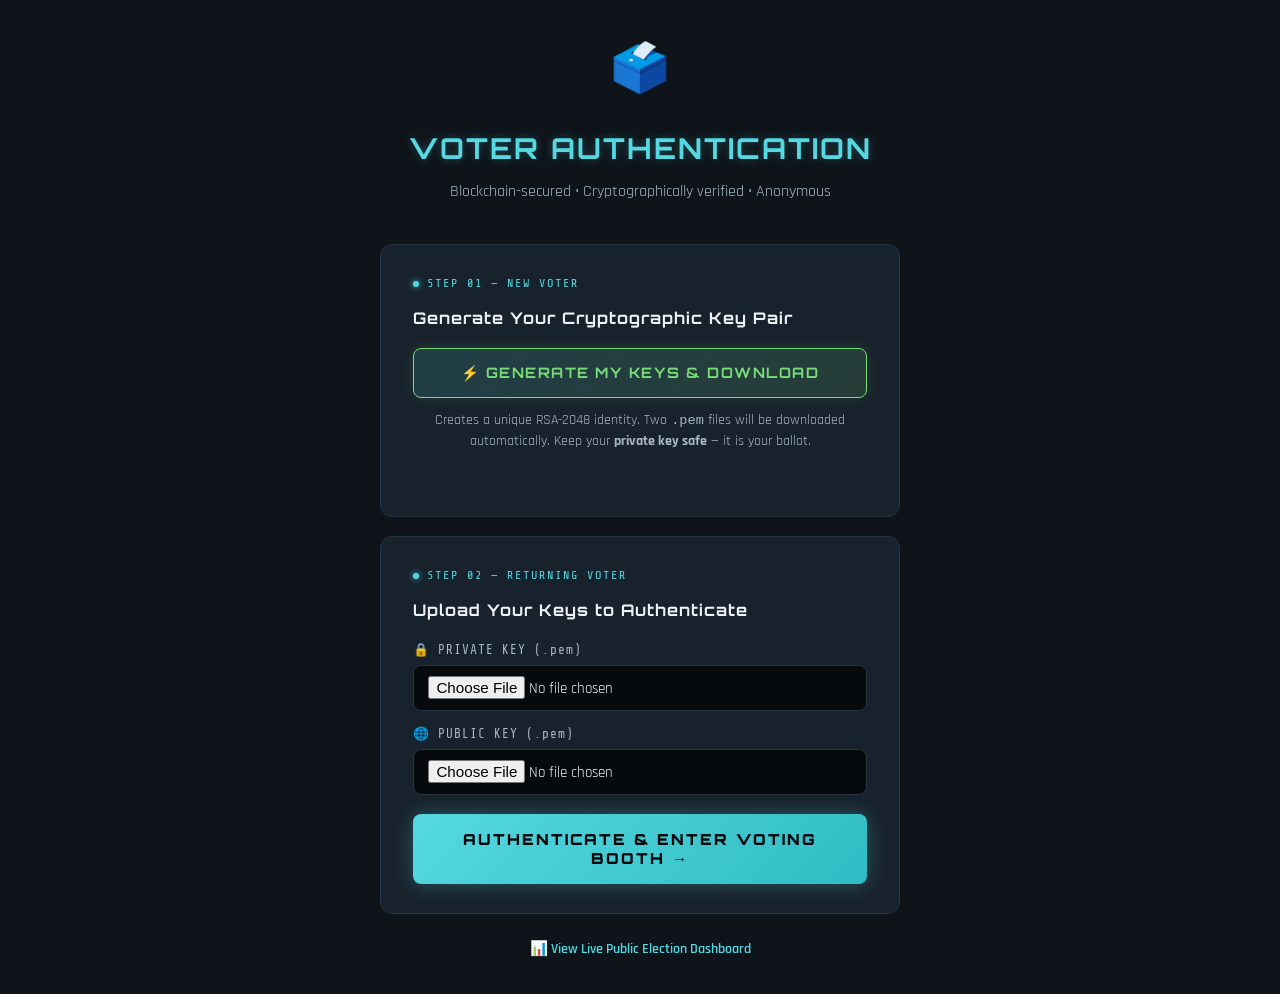
<file: index.html>
<!DOCTYPE html>
<html lang="en">
<head>
    <meta charset="UTF-8">
    <meta name="viewport" content="width=device-width, initial-scale=1.0">
    <title>Blockchain Voting System — Authenticate</title>
    <link rel="stylesheet" href="style.css">
    <style>
        body {
            display: flex;
            align-items: center;
            justify-content: center;
            min-height: 100vh;
            padding: 2rem;
        }

        .login-wrapper {
            width: 100%;
            max-width: 520px;
        }

        .login-header {
            text-align: center;
            margin-bottom: 2.5rem;
        }

        .login-header .icon {
            font-size: 3rem;
            display: block;
            margin-bottom: 1rem;
        }

        .login-header h1 {
            font-size: 1.8rem;
            letter-spacing: 2px;
            margin-bottom: 0.5rem;
        }

        .login-header p {
            color: var(--color-text-secondary);
            font-size: 1rem;
            margin: 0;
        }

        /* --- Step Cards --- */
        .step-card {
            background: var(--color-navy-light);
            border: 1px solid var(--color-border);
            border-radius: var(--border-radius-lg);
            padding: 1.8rem 2rem;
            margin-bottom: 1.2rem;
            transition: border-color 0.3s;
        }

        .step-card:hover {
            border-color: var(--color-accent);
        }

        .step-label {
            font-family: var(--font-mono);
            font-size: 0.75rem;
            color: var(--color-accent);
            letter-spacing: 2px;
            text-transform: uppercase;
            margin-bottom: 0.8rem;
            display: flex;
            align-items: center;
            gap: 0.5rem;
        }

        .step-label::before {
            content: '';
            display: inline-block;
            width: 6px;
            height: 6px;
            border-radius: 50%;
            background: var(--color-accent);
            box-shadow: 0 0 6px var(--color-accent);
        }

        .step-card h3 {
            font-size: 1rem;
            margin-bottom: 1rem;
            color: var(--color-off-white);
            text-shadow: none;
            letter-spacing: 1px;
        }

        /* --- Generate Keys Button --- */
        .btn-generate {
            width: 100%;
            background: linear-gradient(135deg, rgba(85,216,225,0.15), rgba(120,220,119,0.15));
            border: 1px solid var(--color-terminal-text);
            color: var(--color-terminal-text);
            border-radius: var(--border-radius-md);
            padding: 0.9rem 1.5rem;
            font-family: var(--font-heading);
            font-weight: 700;
            font-size: 0.9rem;
            letter-spacing: 1.5px;
            cursor: pointer;
            transition: all 0.25s;
            display: flex;
            align-items: center;
            justify-content: center;
            gap: 0.6rem;
            box-shadow: 0 0 12px rgba(120, 220, 119, 0.15);
        }

        .btn-generate:hover {
            background: rgba(120, 220, 119, 0.25);
            box-shadow: 0 0 25px rgba(120, 220, 119, 0.4);
            transform: translateY(-1px);
        }

        .btn-generate:disabled {
            opacity: 0.5;
            cursor: not-allowed;
            transform: none;
        }

        .generate-info {
            font-size: 0.85rem;
            color: var(--color-text-secondary);
            margin-top: 0.75rem;
            text-align: center;
        }

        /* --- File Upload Area --- */
        .file-upload-group {
            display: flex;
            flex-direction: column;
            gap: 0.8rem;
        }

        .file-upload-row {
            display: flex;
            flex-direction: column;
            gap: 0.3rem;
        }

        .file-upload-row label {
            font-size: 0.8rem;
            font-family: var(--font-mono);
            color: var(--color-text-secondary);
            letter-spacing: 1px;
        }

        .file-upload-row input[type="file"] {
            background: var(--color-navy-dark);
            border: 1px solid var(--color-border);
            border-radius: var(--border-radius-md);
            padding: 0.65rem 0.9rem;
            width: 100%;
            font-family: var(--font-body);
            font-size: 0.95rem;
            color: var(--color-text-primary);
            cursor: pointer;
            transition: border-color 0.2s;
        }

        .file-upload-row input[type="file"]:hover {
            border-color: var(--color-accent);
        }

        /* --- Authenticate Button --- */
        .btn-auth {
            width: 100%;
            background: linear-gradient(135deg, var(--color-accent), #30bcc4);
            color: var(--color-navy-dark);
            border: none;
            border-radius: var(--border-radius-md);
            padding: 1rem 1.5rem;
            font-family: var(--font-heading);
            font-weight: 900;
            font-size: 0.95rem;
            letter-spacing: 2px;
            cursor: pointer;
            transition: all 0.25s;
            margin-top: 0.5rem;
            box-shadow: 0 0 20px rgba(85, 216, 225, 0.3);
        }

        .btn-auth:hover {
            box-shadow: 0 0 35px rgba(85, 216, 225, 0.6);
            transform: translateY(-2px);
        }

        /* --- Footer Link --- */
        .footer-link {
            text-align: center;
            margin-top: 1.5rem;
            font-size: 0.9rem;
            color: var(--color-text-secondary);
        }

        .footer-link a {
            color: var(--color-accent);
            text-decoration: none;
            font-weight: 600;
            transition: text-shadow 0.2s;
        }

        .footer-link a:hover {
            text-shadow: 0 0 8px var(--color-accent);
        }

        /* --- Status Message --- */
        #status-msg {
            font-family: var(--font-mono);
            font-size: 0.82rem;
            text-align: center;
            min-height: 1.4em;
            color: var(--color-terminal-text);
            margin-top: 0.6rem;
        }
    </style>
</head>
<body>
    <div class="login-wrapper">

        <div class="login-header">
            <span class="icon">🗳️</span>
            <h1>VOTER AUTHENTICATION</h1>
            <p>Blockchain-secured • Cryptographically verified • Anonymous</p>
        </div>

        <!-- STEP 1: Generate Keys -->
        <div class="step-card">
            <div class="step-label">Step 01 — New Voter</div>
            <h3>Generate Your Cryptographic Key Pair</h3>
            <button class="btn-generate" id="btn-generate" onclick="generateKeys()">
                ⚡ GENERATE MY KEYS & DOWNLOAD
            </button>
            <p class="generate-info">
                Creates a unique RSA-2048 identity. Two <code>.pem</code> files will be downloaded automatically. Keep your <strong>private key safe</strong> — it is your ballot.
            </p>
            <div id="status-msg"></div>
        </div>

        <!-- STEP 2: Authenticate -->
        <div class="step-card">
            <div class="step-label">Step 02 — Returning Voter</div>
            <h3>Upload Your Keys to Authenticate</h3>
            <div class="file-upload-group">
                <div class="file-upload-row">
                    <label for="private-key-upload">🔒 PRIVATE KEY (.pem)</label>
                    <input type="file" id="private-key-upload" accept=".pem">
                </div>
                <div class="file-upload-row">
                    <label for="public-key-upload">🌐 PUBLIC KEY (.pem)</label>
                    <input type="file" id="public-key-upload" accept=".pem">
                </div>
            </div>
            <button class="btn-auth" id="btn-login" style="margin-top: 1.2rem;">
                AUTHENTICATE & ENTER VOTING BOOTH →
            </button>
        </div>

        <div class="footer-link">
            <a href="dashboard.html">📊 View Live Public Election Dashboard</a>
        </div>

    </div>

    <script src="main.js"></script>
    <script>
        async function generateKeys() {
            const btn = document.getElementById('btn-generate');
            const msg = document.getElementById('status-msg');
            btn.disabled = true;
            btn.textContent = '⏳ Generating secure RSA-2048 keypair...';
            msg.textContent = '';

            try {
                const res = await fetch('/api/generate_keys', { method: 'POST' });
                if (!res.ok) throw new Error('Server error');
                const data = await res.json();

                // Download private key
                downloadFile('private_key.pem', data.private_key_pem);
                // Small delay so browsers don't block double download
                await new Promise(r => setTimeout(r, 300));
                // Download public key
                downloadFile('public_key.pem', data.public_key_pem);

                msg.textContent = '✅ Keys downloaded! Upload them below to cast your vote.';
                btn.textContent = '✅ Keys Generated — Upload Below to Vote';

            } catch (e) {
                msg.style.color = '#f87171';
                msg.textContent = '❌ Failed to generate keys. Is the server running?';
                btn.disabled = false;
                btn.textContent = '⚡ GENERATE MY KEYS & DOWNLOAD';
            }
        }

        function downloadFile(filename, content) {
            const blob = new Blob([content], { type: 'text/plain' });
            const url = URL.createObjectURL(blob);
            const a = document.createElement('a');
            a.href = url;
            a.download = filename;
            document.body.appendChild(a);
            a.click();
            document.body.removeChild(a);
            URL.revokeObjectURL(url);
        }
    </script>
</body>
</html>
</file>
<file: style.css>
/* Import Google Fonts */
@import url('https://fonts.googleapis.com/css2?family=Orbitron:wght@400;500;700;900&family=Rajdhani:wght@400;500;600;700&family=Share+Tech+Mono&display=swap');

/* CSS Variables */
:root {
    /* Color Palette - Neon Cyberpunk Theme */
    --color-navy: #0e141a; /* Very dark navy blue */
    --color-navy-light: #18222c; /* Slightly lighter for elements */
    --color-navy-dark: #060a0d;
    --color-off-white: #eef2f6; /* Brighter for maximum legibility */
    --color-white: #ffffff;
    --color-accent: #55d8e1; /* Bright cyan/turquoise */
    --color-border: #233443;
    
    /* Terminal Colors */
    --color-terminal-bg: #060a0d;
    --color-terminal-text: #78dc77; /* Lime green */
    
    /* Text Colors */
    --color-text-primary: #f0f4f8; /* Brighter, almost white */
    --color-text-secondary: #a8b8c5; /* Clearer light gray/blue */
    
    /* Typography */
    --font-heading: 'Orbitron', sans-serif;
    --font-body: 'Rajdhani', sans-serif;
    --font-mono: 'Share Tech Mono', monospace;
    
    /* Layout & Styling */
    --border-radius-sm: 4px;
    --border-radius-md: 8px;
    --border-radius-lg: 12px;
    --box-shadow: 0 4px 15px rgba(85, 216, 225, 0.05);
    --box-shadow-hover: 0 0 20px rgba(85, 216, 225, 0.2);
}

/* Base Styles */
* {
    box-sizing: border-box;
    margin: 0;
    padding: 0;
}

body {
    font-family: var(--font-body);
    font-size: 1.1rem; /* Bumping base font size slightly for Rajdhani's tall x-height */
    background-color: var(--color-navy);
    color: var(--color-text-primary);
    line-height: 1.6;
}

h1, h2, h3, h4, h5, h6 {
    font-family: var(--font-heading);
    color: var(--color-accent);
    margin-bottom: 1rem;
    font-weight: 700;
    text-shadow: 0 0 8px rgba(85, 216, 225, 0.3);
}

h1 { font-size: 2.5rem; }
h2 { font-size: 2rem; }
h3 { font-size: 1.5rem; }

p {
    margin-bottom: 1rem;
}

/* Container */
.container {
    max-width: 1200px;
    margin: 0 auto;
    padding: 2rem;
}

/* Candidate Cards Section */
.candidates-grid {
    display: grid;
    grid-template-columns: repeat(auto-fit, minmax(280px, 1fr));
    gap: 2rem;
    margin: 2rem 0;
}

.candidate-card {
    background-color: var(--color-navy-light);
    border: 1px solid var(--color-border);
    border-radius: var(--border-radius-lg);
    padding: 2.5rem 2rem;
    text-align: center;
    box-shadow: var(--box-shadow);
    transition: transform 0.3s ease, box-shadow 0.3s ease, border-color 0.3s ease;
    display: flex;
    flex-direction: column;
    justify-content: space-between;
}

.candidate-card:hover {
    transform: translateY(-5px);
    box-shadow: var(--box-shadow-hover);
    border-color: var(--color-accent);
}

.candidate-card h3 {
    margin-bottom: 0.5rem;
    color: var(--color-accent);
    text-shadow: none;
}

.candidate-card .description {
    color: var(--color-text-secondary);
    font-size: 0.95rem;
    margin-bottom: 1.5rem;
    flex-grow: 1;
}

.btn-vote {
    background-color: transparent;
    color: var(--color-accent);
    border: 1px solid var(--color-accent);
    border-radius: var(--border-radius-md);
    padding: 0.85rem 1.5rem;
    font-family: var(--font-heading);
    font-weight: 600;
    font-size: 1rem;
    cursor: pointer;
    transition: all 0.2s;
    width: 100%;
    box-shadow: 0 0 10px rgba(85, 216, 225, 0.1);
}

.btn-vote:hover {
    background-color: var(--color-accent);
    color: var(--color-navy-dark);
    box-shadow: 0 0 20px rgba(85, 216, 225, 0.5);
}

.btn-vote:active {
    background-color: var(--color-accent);
    transform: scale(0.98);
}

/* Terminal-style Blockchain Explorer */
.blockchain-explorer {
    background-color: var(--color-terminal-bg);
    border-radius: var(--border-radius-md);
    padding: 2rem;
    margin-top: 4rem;
    box-shadow: inset 0 2px 10px rgba(0,0,0,0.8);
    overflow-x: auto;
}

.explorer-header {
    display: flex;
    justify-content: space-between;
    align-items: center;
    border-bottom: 1px solid rgba(255, 255, 255, 0.1);
    padding-bottom: 1rem;
    margin-bottom: 2rem;
}

.explorer-header h2 {
    color: var(--color-white);
    margin: 0;
    font-family: var(--font-heading);
    font-size: 1.5rem;
}

.explorer-status {
    color: var(--color-terminal-text);
    font-family: var(--font-mono);
    font-size: 0.9rem;
    display: flex;
    align-items: center;
    gap: 0.5rem;
}

.status-dot {
    width: 10px;
    height: 10px;
    background-color: var(--color-terminal-text);
    border-radius: 50%;
    animation: pulse 2s infinite;
}

@keyframes pulse {
    0% { opacity: 1; box-shadow: 0 0 0 0 rgba(16, 185, 129, 0.7); }
    70% { opacity: 0.5; box-shadow: 0 0 0 6px rgba(16, 185, 129, 0); }
    100% { opacity: 1; box-shadow: 0 0 0 0 rgba(16, 185, 129, 0); }
}

/* Block Style in Terminal */
.block {
    border-left: 2px solid var(--color-terminal-text);
    padding-left: 1.5rem;
    margin-bottom: 2rem;
    font-family: var(--font-mono);
    position: relative;
}

.block::before {
    content: '';
    position: absolute;
    left: -6px;
    top: 0;
    width: 10px;
    height: 10px;
    border-radius: 50%;
    background-color: var(--color-terminal-text);
}

.block-header {
    color: var(--color-white);
    font-size: 1.1rem;
    margin-bottom: 0.75rem;
    font-weight: 500;
}

.block-detail {
    color: #A3A3A3;
    font-size: 0.9rem;
    margin-bottom: 0.5rem;
    display: flex;
    flex-wrap: wrap;
}

.block-detail .label {
    color: var(--color-accent);
    min-width: 140px;
}

.hash-value {
    color: var(--color-terminal-text);
    word-break: break-all;
    letter-spacing: 0.5px;
}

.block-transactions {
    margin-top: 1rem;
    background: rgba(255, 255, 255, 0.03);
    padding: 1rem;
    border-radius: var(--border-radius-sm);
    border: 1px solid rgba(255, 255, 255, 0.05);
}

.transaction-item {
    color: var(--color-white);
    font-size: 0.85rem;
    margin-bottom: 0.5rem;
}

.transaction-item:last-child {
    margin-bottom: 0;
}

/* Result Tally Section */
.results-section {
    background-color: var(--color-navy-light);
    color: var(--color-text-primary);
    padding: 4rem 2rem;
    border-radius: var(--border-radius-lg);
    margin-top: 4rem;
    box-shadow: var(--box-shadow);
    border: 1px solid var(--color-border);
}

.results-section h2 {
    color: var(--color-accent);
    text-align: center;
    margin-bottom: 0;
}

.tally-stats {
    display: flex;
    justify-content: space-around;
    align-items: center;
    margin-top: 3rem;
    flex-wrap: wrap;
    gap: 2rem;
}

.stat-item {
    text-align: center;
    min-width: 150px;
}

.stat-value {
    font-size: 3.5rem;
    font-family: var(--font-heading);
    font-weight: 800;
    color: var(--color-terminal-text);
    line-height: 1;
    text-shadow: 0 0 15px rgba(120, 220, 119, 0.4);
}

.stat-label {
    font-size: 1.1rem;
    color: var(--color-text-primary);
    opacity: 0.9;
    margin-top: 0.75rem;
    font-weight: 500;
}
</file>
